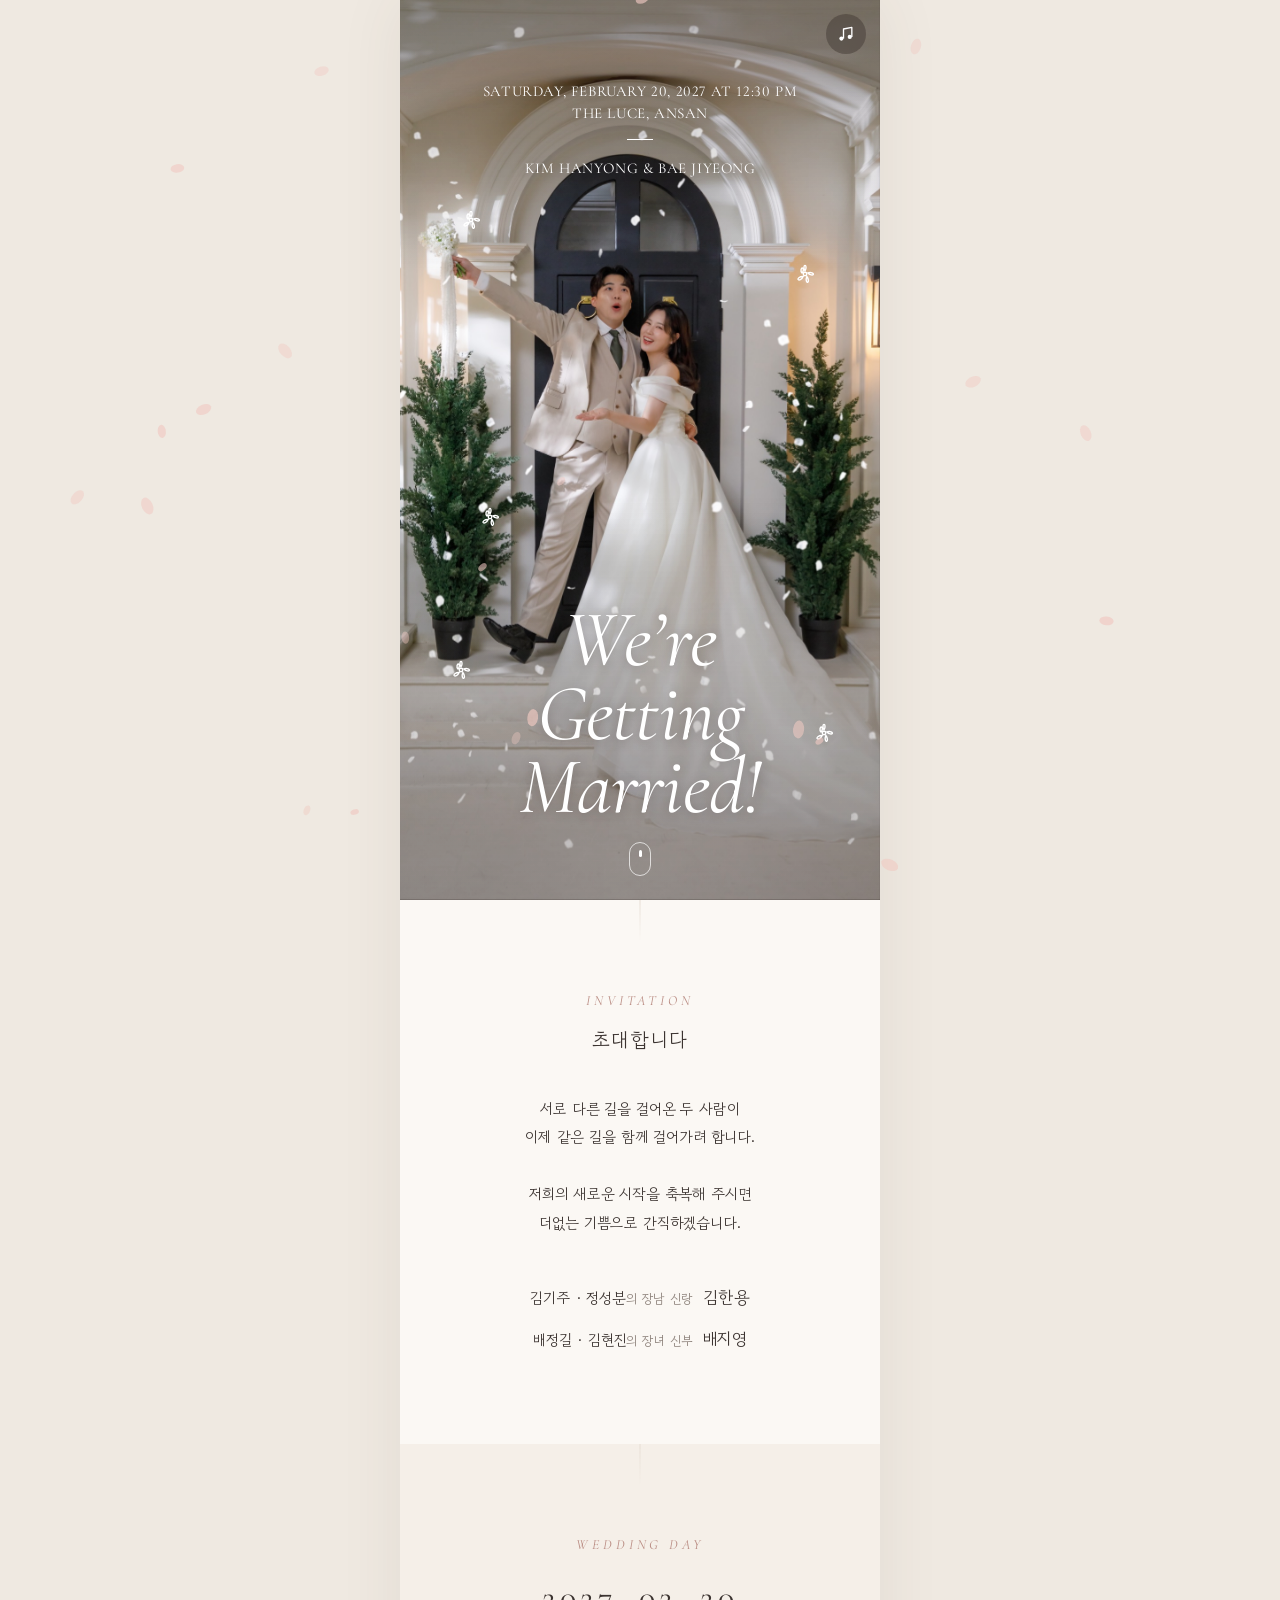
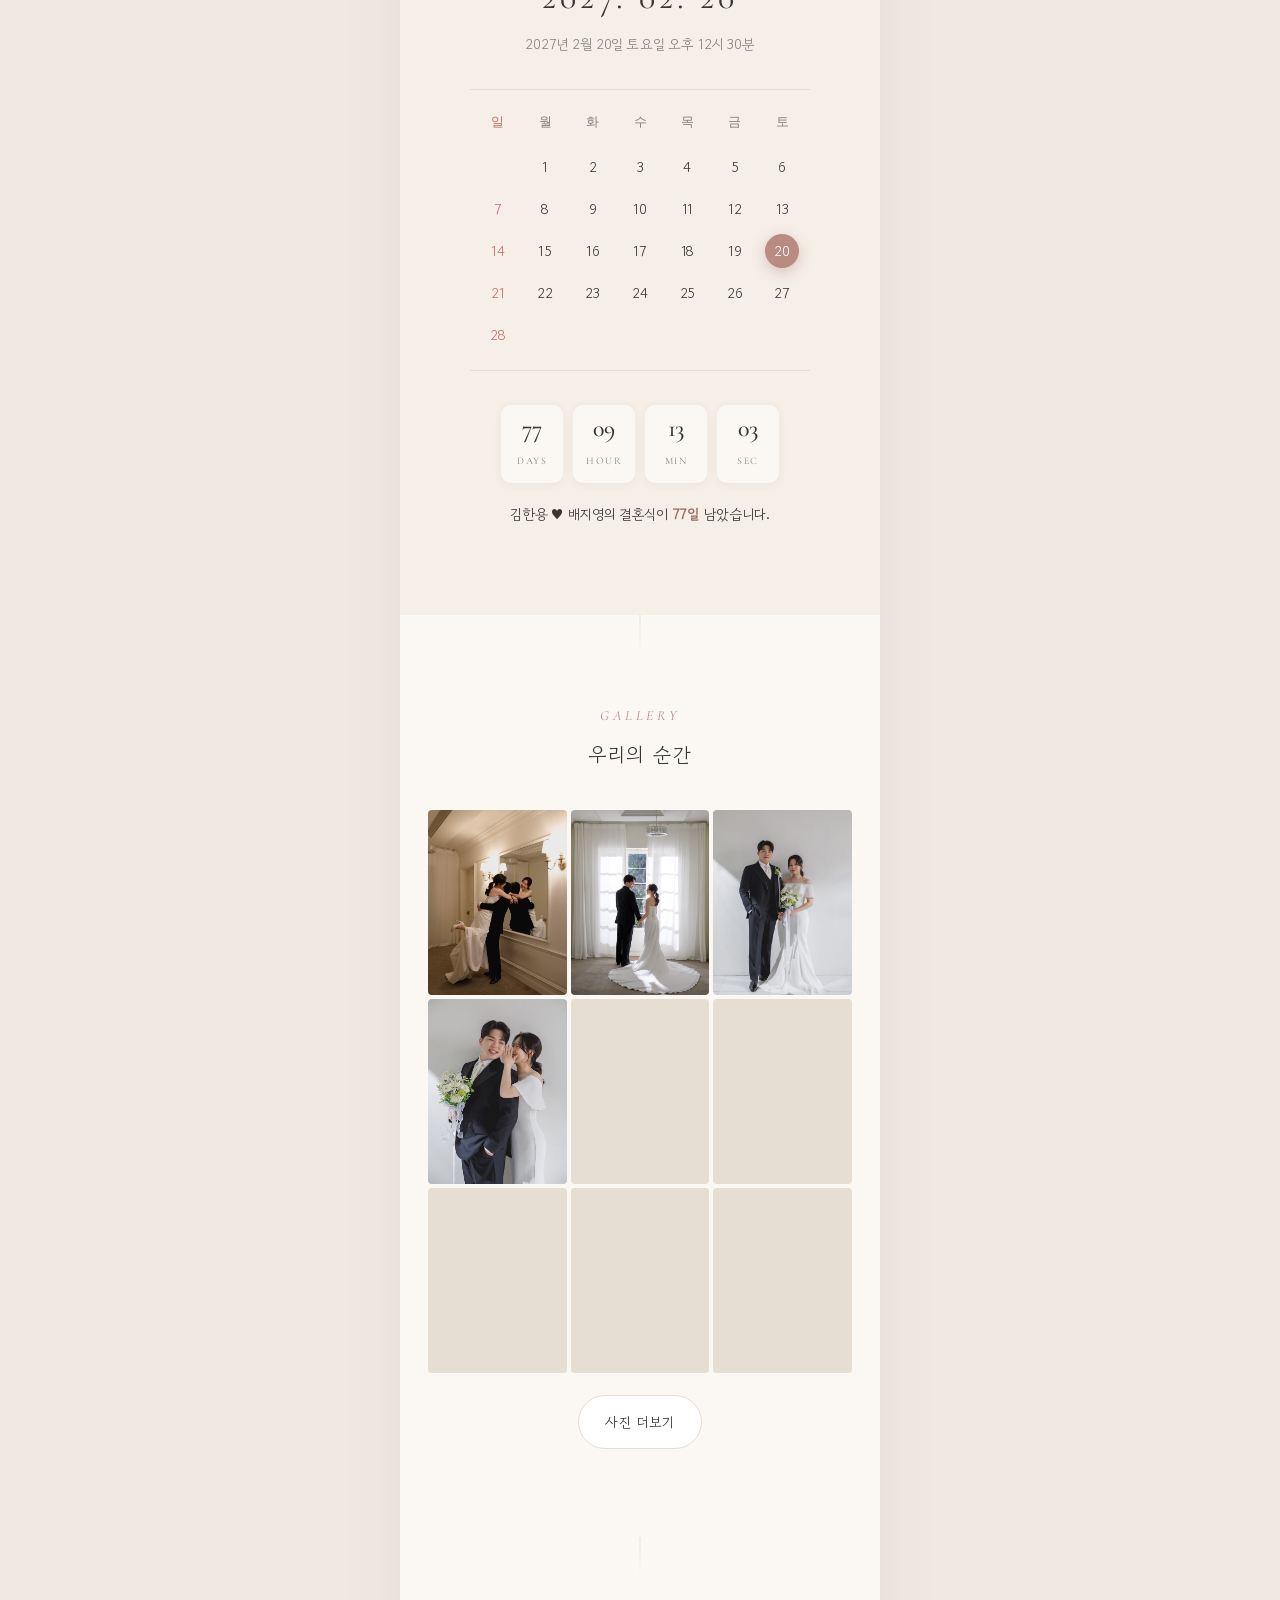
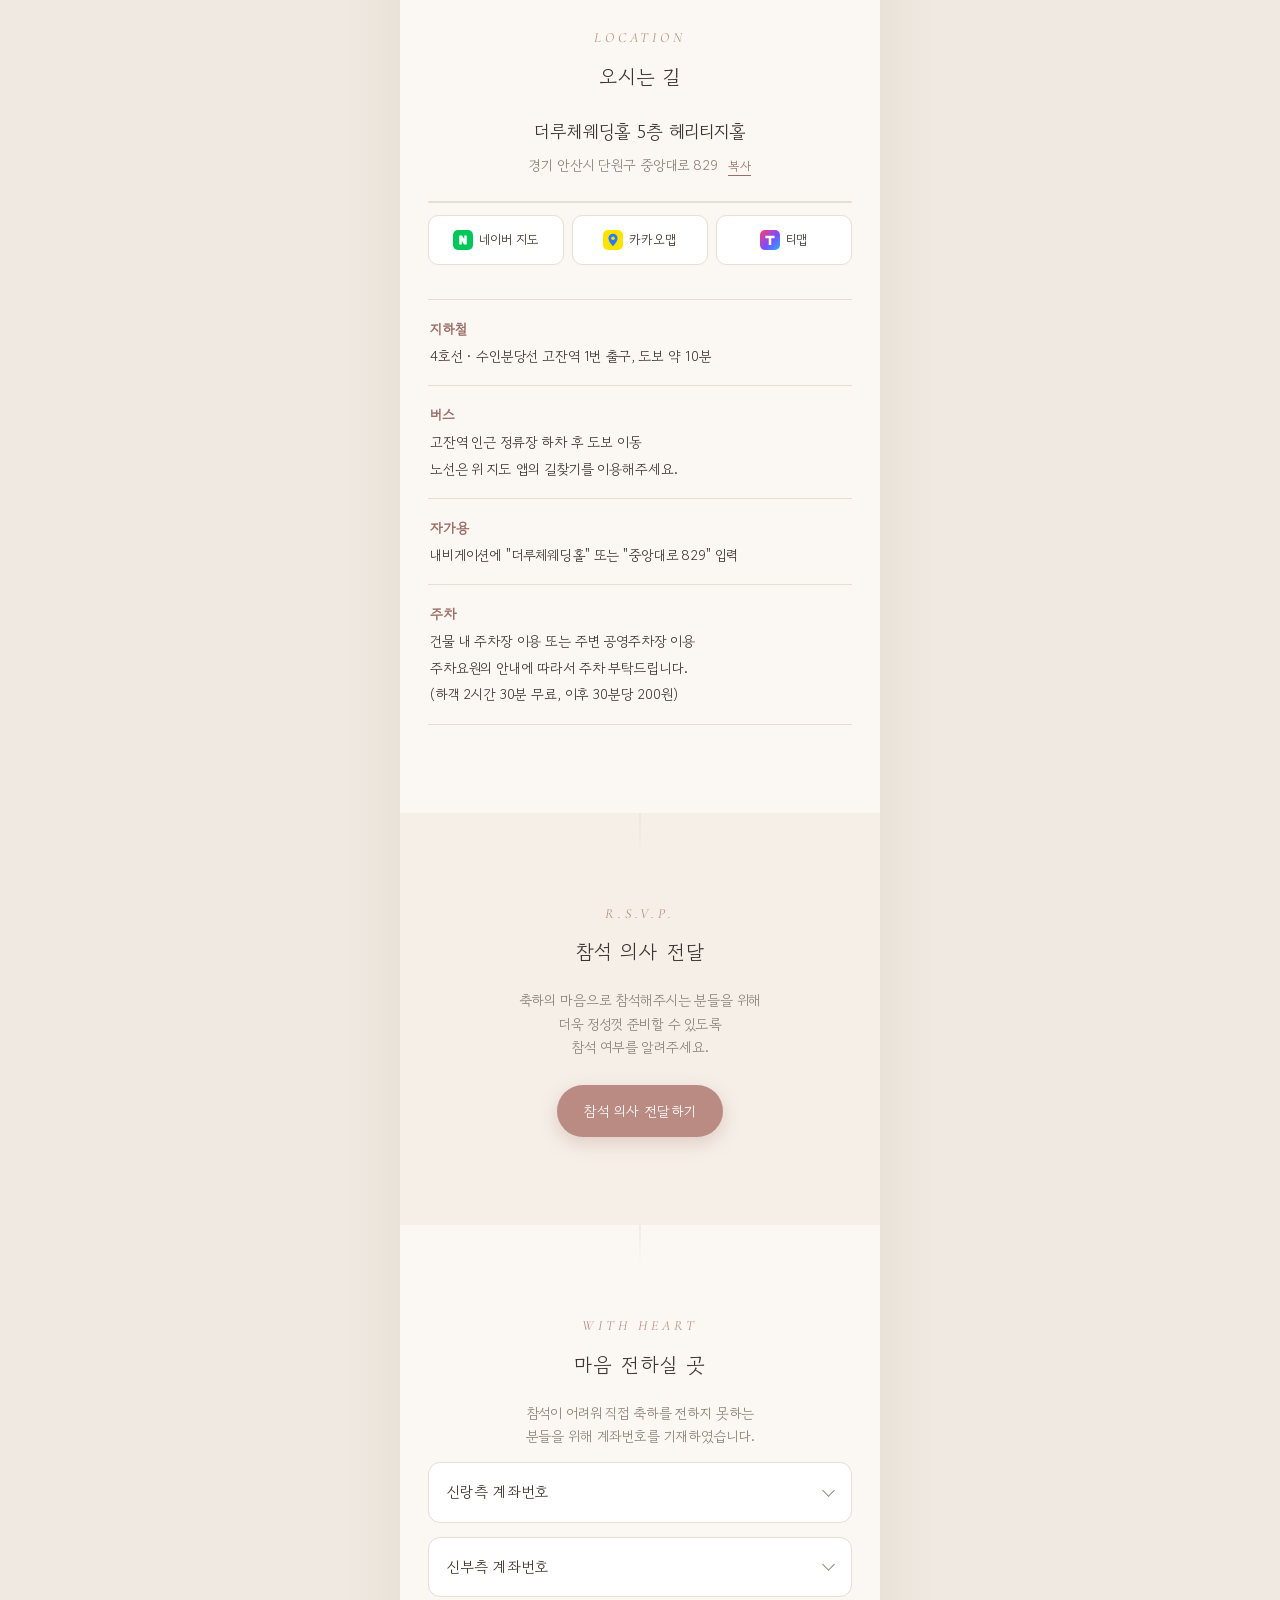
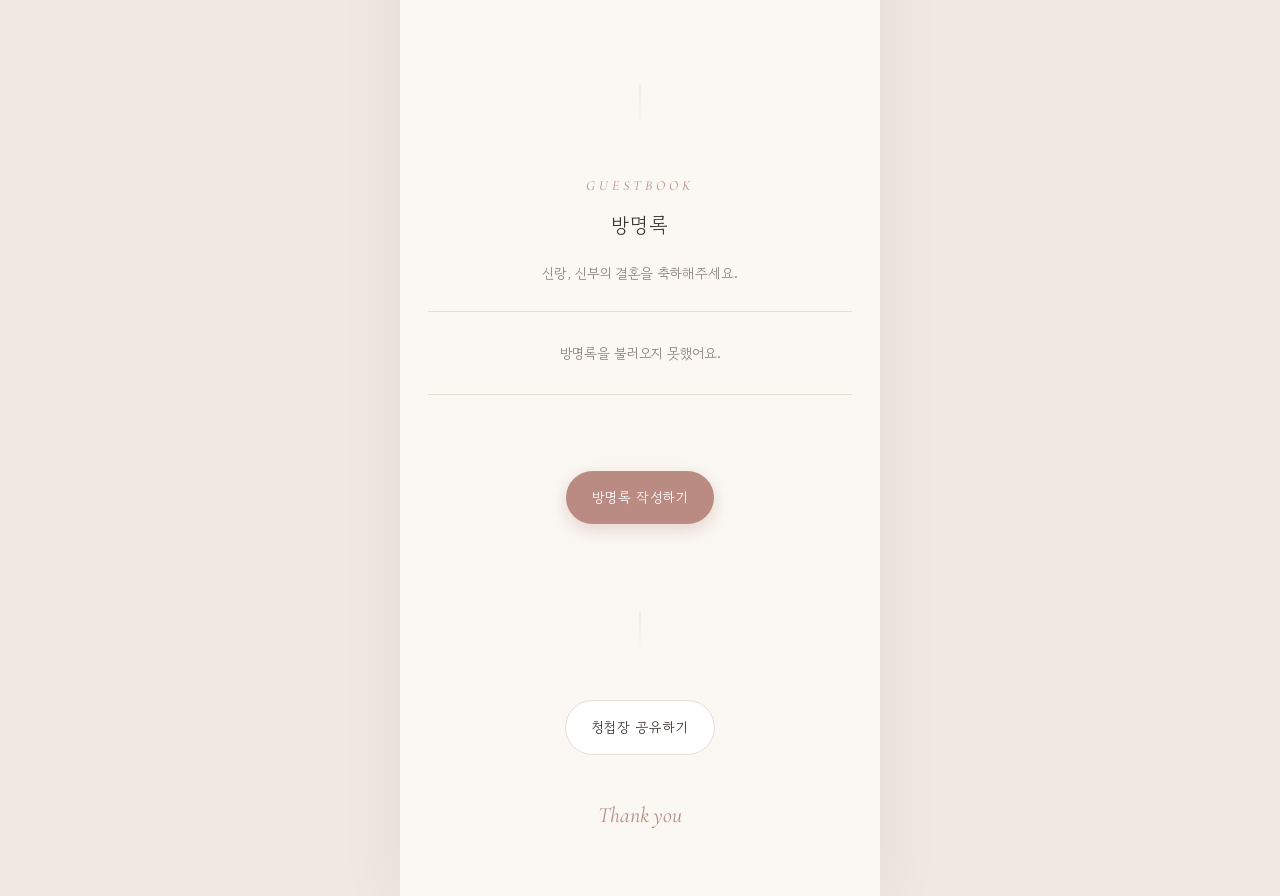
<file: index.html>
<!doctype html>
<html lang="ko">
<head>
<meta charset="utf-8">
<meta name="viewport" content="width=device-width, initial-scale=1, viewport-fit=cover">
<title>김한용 ♥ 배지영 결혼합니다</title>
<meta name="description" content="2027년 2월 20일 토요일 오후 12시 30분 · 더루체웨딩홀 5층 헤리티지홀">
<link rel="canonical" href="https://soboo.github.io/marry/">
<meta property="og:type" content="website">
<meta property="og:site_name" content="모바일 청첩장">
<meta property="og:url" content="https://soboo.github.io/marry/">
<meta property="og:title" content="김한용 ♥ 배지영 결혼합니다">
<meta property="og:description" content="2027년 2월 20일 토요일 오후 12시 30분 · 더루체웨딩홀 5층 헤리티지홀">
<meta property="og:image" content="https://soboo.github.io/marry/images/og.jpg?v=74328ac2">
<meta property="og:image:secure_url" content="https://soboo.github.io/marry/images/og.jpg?v=74328ac2">
<meta property="og:image:type" content="image/jpeg">
<meta property="og:image:width" content="1200">
<meta property="og:image:height" content="630">
<meta property="og:image:alt" content="김한용 배지영 웨딩 사진">
<meta property="og:locale" content="ko_KR">
<meta name="twitter:card" content="summary_large_image">
<meta name="twitter:image" content="https://soboo.github.io/marry/images/og.jpg?v=74328ac2">
<meta name="theme-color" content="#f7f3ee">
<link rel="preconnect" href="https://fonts.googleapis.com">
<link rel="preconnect" href="https://fonts.gstatic.com" crossorigin>
<link href="https://fonts.googleapis.com/css2?family=Gowun+Dodum&family=Cormorant+Garamond:ital,wght@0,400;0,500;1,400&display=swap" rel="stylesheet">
<link rel="stylesheet" href="style.css">
</head>
<body>
<canvas id="petals" aria-hidden="true"></canvas>
<button class="bgm" id="bgmBtn" type="button" aria-label="배경음악 켜기" aria-pressed="false" hidden>
  <svg viewBox="0 0 24 24" aria-hidden="true"><path d="M9 17.5V6l10-2v11.5" fill="none" stroke="currentColor" stroke-width="1.6" stroke-linejoin="round"/>
    <circle cx="6.5" cy="17.5" r="2.5" fill="currentColor"/><circle cx="16.5" cy="15.5" r="2.5" fill="currentColor"/>
    <path class="bgm-off" d="M4 4l16 16" stroke="currentColor" stroke-width="1.6" stroke-linecap="round"/></svg>
</button>

<main class="card">

  <!-- 커버 -->
  <section class="cover">
    <div class="cover-photo"><img id="coverImg" alt="신랑 신부 웨딩 사진"></div>
    <svg width="0" height="0" style="position:absolute" aria-hidden="true">
      <symbol id="flower" viewBox="0 0 24 24"><g fill="none" stroke="#fff" stroke-width="1.3">
        <path d="M12 9.2c-1.6-2.6-.9-5.2 0-5.2s1.6 2.6 0 5.2zM14.7 11.1c2.9-1.1 5.3.3 5 1.1-.3.9-3 1.2-5-1.1zM13.7 14.3c1.9 2.4 1.7 5.1.8 5.4-.9.3-2.2-2.1-.8-5.4zM10.3 14.3c-1.4 3.3-3.9 3.5-4.6 2.8-.6-.7.9-2.9 4.6-2.8zM9.3 11.1c-2-2.3-.6-4.7.3-4.6.9.1 1.5 2.7-.3 4.6z"/>
        <circle cx="12" cy="12" r="1.6"/></g></symbol>
    </svg>
    <div class="cover-text">
      <div class="cover-top en">
        <p data-bind="dateEn"></p>
        <p data-bind="venueEn"></p>
        <span class="cover-rule"></span>
        <p data-bind="namesEn"></p>
      </div>
      <h1 class="cover-title en">We’re<br>Getting<br>Married!</h1>
      <svg class="fl" style="left:12%;top:23%"><use href="#flower"/></svg>
      <svg class="fl" style="right:13%;top:29%"><use href="#flower"/></svg>
      <svg class="fl" style="left:16%;top:56%"><use href="#flower"/></svg>
      <svg class="fl" style="left:10%;top:73%"><use href="#flower"/></svg>
      <svg class="fl" style="right:9%;top:80%"><use href="#flower"/></svg>
    </div>
    <div class="scroll-hint" aria-hidden="true"><span></span></div>
  </section>

  <!-- 인사말 -->
  <section class="greeting reveal">
    <p class="eyebrow en">Invitation</p>
    <h2>초대합니다</h2>
    <div class="greeting-text" id="greetingText"></div>
    <div class="parents" id="parents"></div>
  </section>

  <!-- 날짜 -->
  <section class="date reveal">
    <p class="eyebrow en">Wedding Day</p>
    <p class="date-big" data-bind="dateShort"></p>
    <p class="date-sub" data-bind="dateLong"></p>
    <div class="calendar" id="calendar"></div>
    <div class="countdown" id="countdown">
      <div><b data-cd="d">0</b><span>DAYS</span></div>
      <div><b data-cd="h">0</b><span>HOUR</span></div>
      <div><b data-cd="m">0</b><span>MIN</span></div>
      <div><b data-cd="s">0</b><span>SEC</span></div>
    </div>
    <p class="dday-text" id="ddayText"></p>
  </section>

  <!-- 갤러리 -->
  <section class="gallery reveal">
    <p class="eyebrow en">Gallery</p>
    <h2>우리의 순간</h2>
    <div class="grid" id="gallery"></div>
    <button class="btn ghost" id="moreBtn">사진 더보기</button>
  </section>

  <!-- 오시는 길 -->
  <section class="location reveal">
    <p class="eyebrow en">Location</p>
    <h2>오시는 길</h2>
    <p class="venue-name" data-bind="venueName"></p>
    <p class="venue-addr"><span data-bind="address"></span>
      <button class="copy-mini" data-copy-bind="address" aria-label="주소 복사">복사</button></p>
    <!-- 카카오맵 지도 퍼가기 (map.kakao.com → 공유 → 지도 퍼가기) — 키 발급 없이 동작 -->
    <div class="map" id="map">
      <div id="daumRoughmapContainer1792408595788" class="root_daum_roughmap root_daum_roughmap_landing"></div>
    </div>
    <script charset="UTF-8" class="daum_roughmap_loader_script" src="https://t1.kakaocdn.net/kakaomapweb/roughmap/loader/prod/roughmapLoader.js"></script>
    <script charset="UTF-8">
      // 지도 폭 = 카드 폭(최대 480px) − 좌우 여백 56px
      new daum.roughmap.Lander({
        timestamp: '1792408595788',
        key: '3j7jv9tdj4a',
        mapWidth: String(Math.min(document.documentElement.clientWidth, 480) - 56),
        mapHeight: '260'
      }).render();
    </script>
    <div class="map-buttons">
      <a id="naverMap" target="_blank" rel="noopener">
        <svg class="app-ico" viewBox="0 0 24 24" aria-hidden="true"><rect width="24" height="24" rx="6" fill="#03c75a"/><path d="M7.5 6.5h3.2l2.8 4.3V6.5h3v11h-3.2l-2.8-4.3v4.3h-3z" fill="#fff"/></svg>네이버 지도</a>
      <a id="kakaoMap" target="_blank" rel="noopener">
        <svg class="app-ico" viewBox="0 0 24 24" aria-hidden="true"><rect width="24" height="24" rx="6" fill="#ffe300"/><path d="M12 4.5a5.5 5.5 0 0 0-5.5 5.5c0 4 5.5 9.5 5.5 9.5s5.5-5.5 5.5-9.5A5.5 5.5 0 0 0 12 4.5z" fill="#2a7cf6"/><circle cx="12" cy="10" r="2.1" fill="#ffe300"/></svg>카카오맵</a>
      <a id="tmap" target="_blank" rel="noopener">
        <svg class="app-ico" viewBox="0 0 24 24" aria-hidden="true"><defs><linearGradient id="tmapG" x1="0" y1="0" x2="1" y2="1"><stop offset="0" stop-color="#ff3e6c"/><stop offset=".55" stop-color="#7b4dff"/><stop offset="1" stop-color="#1fb4ff"/></linearGradient></defs><rect width="24" height="24" rx="6" fill="url(#tmapG)"/><path d="M6.5 7h11v3h-4v8h-3v-8h-4z" fill="#fff"/></svg>티맵</a>
    </div>
    <dl class="transport" id="transport"></dl>
  </section>

  <!-- 참석 여부 -->
  <section class="rsvp reveal">
    <p class="eyebrow en">R.S.V.P.</p>
    <h2>참석 의사 전달</h2>
    <p class="muted">축하의 마음으로 참석해주시는 분들을 위해<br>더욱 정성껏 준비할 수 있도록<br>참석 여부를 알려주세요.</p>
    <button class="btn solid" id="rsvpOpen">참석 의사 전달하기</button>
  </section>

  <!-- 마음 전하실 곳 -->
  <section class="accounts reveal">
    <p class="eyebrow en">With Heart</p>
    <h2>마음 전하실 곳</h2>
    <p class="muted">참석이 어려워 직접 축하를 전하지 못하는<br>분들을 위해 계좌번호를 기재하였습니다.</p>
    <div class="acc" id="accGroom"></div>
    <div class="acc" id="accBride"></div>
  </section>

  <!-- 방명록 -->
  <section class="guestbook reveal">
    <p class="eyebrow en">Guestbook</p>
    <h2>방명록</h2>
    <p class="muted">신랑, 신부의 결혼을 축하해주세요.</p>
    <ul class="gb-list" id="gbList"></ul>
    <nav class="gb-pager" id="gbPager" aria-label="방명록 페이지"></nav>
    <button class="btn solid" id="gbOpen">방명록 작성하기</button>
  </section>

  <!-- 공유 -->
  <section class="share reveal">
    <button class="btn ghost" id="shareBtn">청첩장 공유하기</button>
    <p class="thanks en">Thank you</p>
  </section>
</main>

<!-- 라이트박스 -->
<div class="lightbox" id="lightbox" hidden>
  <button class="lb-close" aria-label="닫기">×</button>
  <div class="lb-track" id="lbTrack"></div>
  <p class="lb-count" id="lbCount"></p>
  <button class="lb-nav prev" aria-label="이전">‹</button>
  <button class="lb-nav next" aria-label="다음">›</button>
</div>

<!-- RSVP 모달 -->
<div class="modal" id="rsvpModal" hidden>
  <form class="sheet" id="rsvpForm" novalidate>
    <button type="button" class="sheet-close" aria-label="닫기">×</button>
    <h3>참석 의사 전달</h3>
    <p class="muted small">신랑 신부에게 참석 여부를 알려주세요.</p>

    <fieldset class="seg">
      <legend>구분</legend>
      <label><input type="radio" name="side" value="신랑측" required><span>신랑측</span></label>
      <label><input type="radio" name="side" value="신부측"><span>신부측</span></label>
    </fieldset>

    <fieldset class="seg">
      <legend>참석 여부</legend>
      <label><input type="radio" name="attend" value="참석" required checked><span>참석할게요</span></label>
      <label><input type="radio" name="attend" value="불참"><span>어려워요</span></label>
    </fieldset>

    <label class="field"><span>성함</span>
      <input name="name" type="text" maxlength="20" placeholder="성함을 입력해주세요" required autocomplete="name"></label>

    <div class="field count-field" id="countField"><span>참석 인원 <small>(본인 포함)</small></span>
      <div class="stepper">
        <button type="button" data-step="-1" aria-label="인원 줄이기">−</button>
        <input name="count" type="number" min="1" max="10" value="1" inputmode="numeric" aria-label="참석 인원">
        <button type="button" data-step="1" aria-label="인원 늘리기">+</button>
      </div>
    </div>

    <label class="field"><span>전하실 말씀 <small>(선택)</small></span>
      <textarea name="message" rows="2" maxlength="200" placeholder="축하 메시지를 남겨주세요"></textarea></label>

    <p class="form-error" id="formError" role="alert"></p>
    <button class="btn solid wide" type="submit" id="rsvpSubmit">전달하기</button>
  </form>
</div>

<!-- 방명록 작성 모달 -->
<div class="modal" id="gbModal" hidden>
  <form class="sheet" id="gbForm" novalidate>
    <button type="button" class="sheet-close" aria-label="닫기">×</button>
    <h3>방명록 작성</h3>
    <p class="muted small">신랑, 신부에게 축하의 마음을 남겨주세요.</p>
    <label class="field"><span>이름</span>
      <input name="name" type="text" maxlength="20" placeholder="이름을 입력해주세요" required autocomplete="name"></label>
    <label class="field"><span>내용 <small id="gbCount">0 / 500</small></span>
      <textarea name="content" rows="5" maxlength="500" placeholder="축하 메시지를 남겨주세요" required></textarea></label>
    <label class="field"><span>비밀번호 <small>(글 삭제 시 필요 · 4~20자)</small></span>
      <input name="password" type="password" minlength="4" maxlength="20" placeholder="비밀번호" required autocomplete="new-password"></label>
    <p class="form-error" id="gbError" role="alert"></p>
    <button class="btn solid wide" type="submit" id="gbSubmit">등록하기</button>
  </form>
</div>

<!-- 방명록 삭제 모달 -->
<div class="modal" id="gbDelModal" hidden>
  <form class="sheet" id="gbDelForm" novalidate>
    <button type="button" class="sheet-close" aria-label="닫기">×</button>
    <h3>방명록 삭제</h3>
    <p class="muted small">작성 시 입력한 비밀번호를 입력해주세요.</p>
    <label class="field"><span>비밀번호</span>
      <input name="password" type="password" maxlength="20" placeholder="비밀번호" required autocomplete="current-password"></label>
    <p class="form-error" id="gbDelError" role="alert"></p>
    <button class="btn solid wide" type="submit" id="gbDelSubmit">삭제하기</button>
  </form>
</div>

<div class="toast" id="toast" role="status" aria-live="polite"></div>

<script src="config.js"></script>
<script src="script.js"></script>
</body>
</html>
</file>
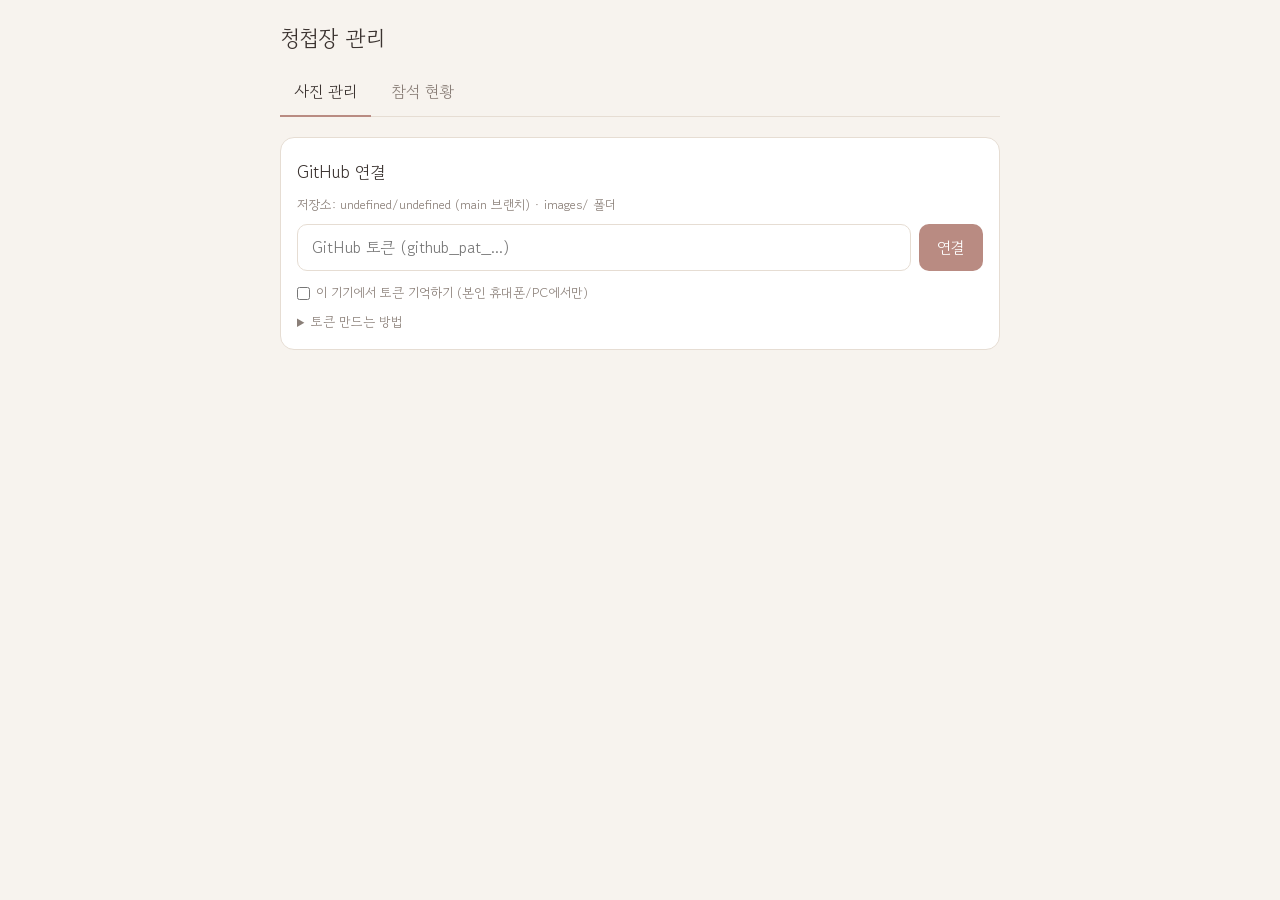
<file: admin.html>
<!doctype html>
<html lang="ko">
<head>
<meta charset="utf-8">
<meta name="viewport" content="width=device-width, initial-scale=1">
<meta name="robots" content="noindex">
<title>청첩장 관리</title>
<link href="https://fonts.googleapis.com/css2?family=Gowun+Dodum&display=swap" rel="stylesheet">
<style>
  :root{--bg:#f7f3ee;--paper:#fff;--ink:#3b3330;--muted:#8a7f78;--line:#e6ddd3;--accent:#b98b82;--deep:#9a6e66;--danger:#c0504a}
  *{box-sizing:border-box;margin:0;padding:0}
  body{background:var(--bg);color:var(--ink);font-family:'Gowun Dodum',sans-serif;padding:20px 16px 120px;word-break:keep-all;line-height:1.6}
  [hidden]{display:none!important}
  .wrap{max-width:720px;margin:0 auto}
  h1{font-weight:400;font-size:22px;margin-bottom:14px}
  h2{font-weight:400;font-size:17px;margin:4px 0 10px}
  .tabs{display:flex;gap:6px;margin-bottom:20px;border-bottom:1px solid var(--line)}
  .tabs button{background:none;color:var(--muted);border-radius:0;padding:10px 14px;border-bottom:2px solid transparent;margin-bottom:-1px}
  .tabs button.on{color:var(--ink);border-color:var(--accent)}
  .panel[hidden]{display:none}
  .row{display:flex;gap:8px;margin-bottom:12px;flex-wrap:wrap}
  input[type=password],input[type=text]{flex:1;min-width:0;font:inherit;font-size:16px;padding:10px 14px;border:1px solid var(--line);border-radius:10px;background:#fff}
  button{font:inherit;padding:10px 18px;border:0;border-radius:10px;background:var(--accent);color:#fff;cursor:pointer}
  button.ghost{background:#fff;color:var(--ink);border:1px solid var(--line)}
  button:disabled{opacity:.5;cursor:default}
  .card{background:var(--paper);border:1px solid var(--line);border-radius:14px;padding:16px;margin-bottom:16px}
  .muted{color:var(--muted);font-size:13px}
  .err{color:var(--danger);font-size:14px;margin:6px 0}
  .ok{color:#3c7a52;font-size:14px;margin:6px 0}
  label.chk{display:flex;align-items:center;gap:6px;font-size:13px;color:var(--muted)}
  details{font-size:13px;color:var(--muted);margin-top:8px}
  details ol{padding-left:18px;margin-top:6px}
  code{background:#f3ece6;padding:1px 5px;border-radius:4px}

  /* 통계 */
  .tiles{display:grid;grid-template-columns:repeat(3,1fr);gap:10px;margin-bottom:12px}
  .tile{background:var(--paper);border-radius:12px;padding:14px;border:1px solid var(--line)}
  .tile small{color:var(--muted);font-size:12px;display:block}
  .tile b{font-size:26px;font-weight:700}
  .tile span{font-size:13px;color:var(--muted)}
  table{width:100%;border-collapse:collapse;background:var(--paper);border-radius:12px;overflow:hidden;font-size:14px;margin-top:18px}
  th,td{padding:10px 8px;border-bottom:1px solid var(--line);text-align:left;vertical-align:top}
  th{background:#f3e6e3;font-weight:400;font-size:13px}
  td.n{text-align:right;white-space:nowrap}
  tr.no{color:var(--muted)}
  .msg{color:var(--muted);font-size:12px}
  @media (max-width:480px){.tiles{grid-template-columns:1fr 1fr}.tile.total{grid-column:1/-1}}

  /* 사진 관리 */
  .pgrid{display:grid;grid-template-columns:repeat(auto-fill,minmax(150px,1fr));gap:10px}
  .ph{position:relative;background:var(--paper);border:1px solid var(--line);border-radius:12px;overflow:hidden}
  .ph.cover{outline:3px solid var(--accent);outline-offset:-3px}
  .ph img{display:block;width:100%;aspect-ratio:3/4;object-fit:cover;background:#eee}
  .ph .badge{position:absolute;top:8px;left:8px;font-size:11px;padding:2px 8px;border-radius:999px;background:rgba(0,0,0,.6);color:#fff}
  .ph .badge.cv{background:var(--accent)}
  .ph .badge.new{left:auto;right:8px;background:#3c7a52}
  .ph .tools{display:grid;grid-template-columns:repeat(4,1fr);border-top:1px solid var(--line)}
  .ph .tools button{background:#fff;color:var(--ink);border-radius:0;padding:8px 0;font-size:13px}
  .ph .tools button + button{border-left:1px solid var(--line)}
  .ph .tools .del{color:var(--danger)}
  .ph .num{position:absolute;bottom:44px;right:8px;font-size:12px;color:#fff;text-shadow:0 1px 3px rgba(0,0,0,.6)}
  .savebar{position:fixed;left:0;right:0;bottom:0;background:rgba(255,255,255,.96);border-top:1px solid var(--line);padding:12px 16px calc(12px + env(safe-area-inset-bottom));
    display:flex;gap:10px;align-items:center;justify-content:center;backdrop-filter:blur(6px)}
  .savebar[hidden]{display:none}
  .savebar p{font-size:13px;color:var(--muted)}
  .progress{height:4px;background:var(--line);border-radius:2px;overflow:hidden;margin-top:8px}
  .progress i{display:block;height:100%;width:0;background:var(--accent);transition:width .2s}
</style>
</head>
<body>
<div class="wrap">
  <h1>청첩장 관리</h1>
  <div class="tabs">
    <button class="on" data-tab="photos">사진 관리</button>
    <button data-tab="rsvp">참석 현황</button>
  </div>

  <!-- ===================== 사진 관리 ===================== -->
  <section class="panel" id="tab-photos">
    <div class="card" id="authCard">
      <h2>GitHub 연결</h2>
      <p class="muted" id="repoLabel"></p>
      <div class="row" style="margin-top:8px">
        <input id="token" type="password" placeholder="GitHub 토큰 (github_pat_...)" autocomplete="off">
        <button id="connectBtn">연결</button>
      </div>
      <label class="chk"><input type="checkbox" id="remember"> 이 기기에서 토큰 기억하기 (본인 휴대폰/PC에서만)</label>
      <p class="err" id="authErr"></p>
      <details>
        <summary>토큰 만드는 방법</summary>
        <ol>
          <li>GitHub → Settings → Developer settings → Personal access tokens → <b>Fine-grained tokens</b> → Generate new token</li>
          <li>Repository access: <b>Only select repositories</b> → 청첩장 저장소 선택</li>
          <li>Permissions → Repository permissions → <b>Contents: Read and write</b></li>
          <li>만료일은 결혼식 이후로 설정 → 생성된 토큰을 위 칸에 붙여넣기</li>
        </ol>
        <p style="margin-top:6px">토큰은 저장소에 저장되지 않고 이 브라우저 안에서만 쓰입니다. 다른 사람에게 공유하지 마세요.</p>
      </details>
    </div>

    <div id="photoArea" hidden>
      <div class="row">
        <button id="addBtn">＋ 사진 추가</button>
        <button class="ghost" id="reloadBtn">새로고침</button>
        <input type="file" id="fileInput" accept="image/*" multiple hidden>
      </div>
      <p class="muted" style="margin-bottom:12px">★ 메인 = 첫 화면 사진 · ◀ ▶ 순서 변경 · 휴지통 = 삭제. 바꾼 뒤 아래 <b>저장하고 반영하기</b>를 눌러야 저장소에 올라갑니다.</p>
      <div class="pgrid" id="pgrid"></div>
    </div>
  </section>

  <!-- ===================== 참석 현황 ===================== -->
  <section class="panel" id="tab-rsvp" hidden>
    <form class="row" id="rsvpForm"><input id="key" type="password" placeholder="관리자 비밀번호" autocomplete="current-password"><button>조회</button></form>
    <p class="err" id="rsvpErr"></p>
    <div id="rsvpOut"></div>
  </section>
</div>

<div class="savebar" id="savebar" hidden>
  <div style="flex:1;max-width:420px">
    <p id="saveInfo">변경사항 있음</p>
    <div class="progress"><i id="prog"></i></div>
  </div>
  <button class="ghost" id="discardBtn">취소</button>
  <button id="saveBtn">저장하고 반영하기</button>
</div>

<script src="config.js"></script>
<script>
const $ = s => document.querySelector(s);
const esc = s => String(s ?? '').replace(/[&<>"']/g, c => ({'&':'&amp;','<':'&lt;','>':'&gt;','"':'&quot;',"'":'&#39;'}[c]));
const store = {
  get(k){ try { return localStorage.getItem(k) || sessionStorage.getItem(k); } catch { return null; } },
  set(k,v,persist){ try { (persist ? localStorage : sessionStorage).setItem(k,v); } catch {} },
  del(k){ try { localStorage.removeItem(k); sessionStorage.removeItem(k); } catch {} }
};

/* ---------- 탭 ---------- */
document.querySelectorAll('.tabs button').forEach(b => b.onclick = () => {
  document.querySelectorAll('.tabs button').forEach(x => x.classList.toggle('on', x === b));
  document.querySelectorAll('.panel').forEach(p => p.hidden = p.id !== 'tab-' + b.dataset.tab);
  $('#savebar').hidden = b.dataset.tab !== 'photos' || !dirty();
});

/* =========================================================
 *  사진 관리 — GitHub API로 images/ 폴더와 photos.json 을 직접 커밋
 * ========================================================= */
const GH = Object.assign({ branch: 'main' }, WEDDING.github || {});
const API = `https://api.github.com/repos/${GH.owner}/${GH.repo}`;
const RAW = f => `https://raw.githubusercontent.com/${GH.owner}/${GH.repo}/${GH.branch}/images/${f}`;
const MAX = 1600, QUALITY = 0.82;
$('#repoLabel').textContent = `저장소: ${GH.owner}/${GH.repo} (${GH.branch} 브랜치) · images/ 폴더`;

let token = '';
let original = null;   // 저장소의 photos.json
let items = [];        // {name, file?, blob?, url, isNew}
let coverName = '';
let removed = new Set();

async function gh(path, opt = {}) {
  const r = await fetch(path.startsWith('http') ? path : API + path, {
    ...opt,
    headers: { Authorization: `Bearer ${token}`, Accept: 'application/vnd.github+json', 'X-GitHub-Api-Version': '2022-11-28', ...(opt.body ? { 'Content-Type': 'application/json' } : {}) }
  });
  if (!r.ok) {
    let msg = ''; try { msg = (await r.json()).message; } catch {}
    const e = new Error(`${r.status} ${msg}`); e.status = r.status; throw e;
  }
  return r.status === 204 ? null : r.json();
}

const saved = store.get('gh-token');
if (saved) { $('#token').value = saved; $('#remember').checked = !!(()=>{try{return localStorage.getItem('gh-token')}catch{}})(); connect(); }
$('#connectBtn').onclick = connect;

async function connect() {
  token = $('#token').value.trim();
  $('#authErr').textContent = '';
  if (!token) return ($('#authErr').textContent = '토큰을 입력해주세요.');
  $('#connectBtn').disabled = true; $('#connectBtn').textContent = '확인 중...';
  try {
    const repo = await gh('');
    if (!repo.permissions || !repo.permissions.push) throw new Error('이 토큰에는 저장소 쓰기 권한(Contents: Read and write)이 없습니다.');
    store.del('gh-token'); store.set('gh-token', token, $('#remember').checked);
    $('#authCard').querySelector('.row').hidden = true;
    $('#authCard').querySelector('details').hidden = true;
    $('#authCard').querySelector('label.chk').outerHTML = `<p class="ok">✓ 연결됨 · <a href="#" id="logout">연결 해제</a></p>`;
    $('#logout').onclick = e => { e.preventDefault(); store.del('gh-token'); location.reload(); };
    await loadPhotos();
    $('#photoArea').hidden = false;
  } catch (e) {
    $('#authErr').textContent = e.status === 401 ? '토큰이 올바르지 않거나 만료되었습니다.'
      : e.status === 404 ? `저장소 ${GH.owner}/${GH.repo} 에 접근할 수 없습니다. 토큰의 저장소 선택을 확인해주세요.`
      : e.message;
  } finally { $('#connectBtn').disabled = false; $('#connectBtn').textContent = '연결'; }
}

async function loadPhotos() {
  const f = await gh(`/contents/images/photos.json?ref=${GH.branch}&t=${Date.now()}`);
  original = JSON.parse(new TextDecoder().decode(Uint8Array.from(atob(f.content.replace(/\n/g, '')), c => c.charCodeAt(0))));
  items.forEach(it => it.isNew && URL.revokeObjectURL(it.url));
  items = original.photos.map(name => ({ name, url: RAW(name) + `?v=${f.sha.slice(0, 7)}` }));
  coverName = original.cover || original.photos[0] || '';
  removed = new Set();
  render();
}

function dirty() {
  if (!original) return false;
  return removed.size > 0 || items.some(i => i.isNew) || coverName !== original.cover ||
    items.map(i => i.name).join() !== original.photos.join();
}

function render() {
  $('#pgrid').innerHTML = items.map((it, k) => `
    <div class="ph ${it.name === coverName ? 'cover' : ''}" data-k="${k}">
      <img src="${esc(it.url)}" alt="" loading="lazy">
      ${it.name === coverName ? '<span class="badge cv">메인</span>' : ''}
      ${it.isNew ? '<span class="badge new">새 사진</span>' : ''}
      <span class="num">${k + 1}</span>
      <div class="tools">
        <button data-act="cover" title="메인 사진으로">★</button>
        <button data-act="left" title="앞으로" ${k === 0 ? 'disabled' : ''}>◀</button>
        <button data-act="right" title="뒤로" ${k === items.length - 1 ? 'disabled' : ''}>▶</button>
        <button data-act="del" class="del" title="삭제">🗑</button>
      </div>
    </div>`).join('') || '<p class="muted">사진이 없습니다. 사진을 추가해주세요.</p>';
  const d = dirty();
  const tabOn = !$('#tab-photos').hidden;
  $('#savebar').hidden = !(d && tabOn);
  const n = items.filter(i => i.isNew).length;
  $('#saveInfo').textContent = `변경사항 있음 · 새 사진 ${n}장 · 삭제 ${removed.size}장`;
}

$('#pgrid').addEventListener('click', e => {
  const b = e.target.closest('button[data-act]'); if (!b) return;
  const k = +b.closest('.ph').dataset.k, it = items[k];
  switch (b.dataset.act) {
    case 'cover': coverName = it.name; break;
    case 'left': [items[k - 1], items[k]] = [items[k], items[k - 1]]; break;
    case 'right': [items[k + 1], items[k]] = [items[k], items[k + 1]]; break;
    case 'del':
      if (!confirm(`${k + 1}번 사진을 삭제할까요?`)) return;
      items.splice(k, 1);
      if (it.isNew) URL.revokeObjectURL(it.url); else removed.add(it.name);
      if (coverName === it.name) coverName = items[0]?.name || '';
      break;
  }
  render();
});

$('#addBtn').onclick = () => $('#fileInput').click();
$('#reloadBtn').onclick = () => { if (!dirty() || confirm('저장하지 않은 변경사항이 사라집니다. 새로고침할까요?')) loadPhotos(); };
$('#discardBtn').onclick = () => { if (confirm('변경사항을 모두 취소할까요?')) loadPhotos(); };

$('#fileInput').onchange = async e => {
  const files = [...e.target.files]; e.target.value = '';
  if (!files.length) return;
  $('#addBtn').disabled = true;
  const stamp = Date.now().toString(36);
  for (let i = 0; i < files.length; i++) {
    $('#addBtn').textContent = `사진 처리 중 ${i + 1}/${files.length}`;
    try {
      const blob = await resize(files[i]);
      items.push({ name: `p${stamp}${i}.jpg`, blob, url: URL.createObjectURL(blob), isNew: true });
    } catch (err) { alert(`${files[i].name}: 이미지를 읽을 수 없습니다.`); }
  }
  if (!coverName && items[0]) coverName = items[0].name;
  $('#addBtn').disabled = false; $('#addBtn').textContent = '＋ 사진 추가';
  render();
};

async function bitmapOf(src) {
  // 휴대폰 사진의 회전(EXIF) 정보를 반영해서 읽기
  try { return await createImageBitmap(src, { imageOrientation: 'from-image' }); }
  catch {
    const img = new Image(); img.src = URL.createObjectURL(src); await img.decode(); return img;
  }
}
function toJpeg(canvas, q) { return new Promise(r => canvas.toBlob(r, 'image/jpeg', q)); }

async function resize(file) {
  const bmp = await bitmapOf(file);
  const s = Math.min(1, MAX / Math.max(bmp.width, bmp.height));
  const c = document.createElement('canvas');
  c.width = Math.round(bmp.width * s); c.height = Math.round(bmp.height * s);
  const ctx = c.getContext('2d'); ctx.imageSmoothingQuality = 'high';
  ctx.drawImage(bmp, 0, 0, c.width, c.height);
  return toJpeg(c, QUALITY);
}

async function b64(blob) {
  const buf = new Uint8Array(await blob.arrayBuffer());
  let s = ''; for (let i = 0; i < buf.length; i += 0x8000) s += String.fromCharCode.apply(null, buf.subarray(i, i + 0x8000));
  return btoa(s);
}

$('#saveBtn').onclick = async () => {
  if (!items.length && !confirm('사진이 하나도 없습니다. 그래도 저장할까요?')) return;
  const btn = $('#saveBtn'), prog = $('#prog'), info = $('#saveInfo');
  btn.disabled = true; $('#discardBtn').disabled = true;
  const newOnes = items.filter(i => i.isNew);
  const steps = newOnes.length + 5; let done = 0;
  const step = msg => { done++; prog.style.width = `${Math.round(done / steps * 100)}%`; info.textContent = msg; };
  try {
    const ref = await gh(`/git/ref/heads/${GH.branch}`);
    const head = await gh(`/git/commits/${ref.object.sha}`);
    step('저장소 확인 완료');
    const tree = [];
    for (const it of newOnes) {
      const blob = await gh('/git/blobs', { method: 'POST', body: JSON.stringify({ content: await b64(it.blob), encoding: 'base64' }) });
      tree.push({ path: `images/${it.name}`, mode: '100644', type: 'blob', sha: blob.sha });
      step(`사진 업로드 중 ${tree.length}/${newOnes.length}`);
    }
    for (const name of removed) tree.push({ path: `images/${name}`, mode: '100644', type: 'blob', sha: null });
    const json = { cover: coverName, photos: items.map(i => i.name) };
    tree.push({ path: 'images/photos.json', mode: '100644', type: 'blob', content: JSON.stringify(json, null, 2) + '\n' });
    const newTree = await gh('/git/trees', { method: 'POST', body: JSON.stringify({ base_tree: head.tree.sha, tree }) });
    step('파일 목록 생성 완료');
    const msg = `사진 업데이트: 추가 ${newOnes.length}장, 삭제 ${removed.size}장`;
    const commit = await gh('/git/commits', { method: 'POST', body: JSON.stringify({ message: msg, tree: newTree.sha, parents: [ref.object.sha] }) });
    step('커밋 생성 완료');
    await gh(`/git/refs/heads/${GH.branch}`, { method: 'PATCH', body: JSON.stringify({ sha: commit.sha }) });
    step('완료');
    alert('저장되었습니다! 1~2분 뒤 청첩장에 반영됩니다.');
    await loadPhotos();
  } catch (e) {
    info.textContent = e.status === 422 || e.status === 409
      ? '그 사이 저장소가 바뀌었어요. 새로고침 후 다시 시도해주세요.'
      : `저장 실패: ${e.message}`;
  } finally {
    btn.disabled = false; $('#discardBtn').disabled = false; prog.style.width = '0';
  }
};

window.addEventListener('beforeunload', e => { if (dirty()) { e.preventDefault(); e.returnValue = ''; } });

/* =========================================================
 *  참석 현황 — Apps Script(doGet)에서 통계 조회
 * ========================================================= */
$('#rsvpForm').onsubmit = async e => {
  e.preventDefault();
  const err = $('#rsvpErr'), out = $('#rsvpOut');
  err.textContent = ''; out.innerHTML = '불러오는 중...';
  if (!WEDDING.rsvpEndpoint) { out.innerHTML = ''; err.textContent = 'config.js에 rsvpEndpoint가 설정되지 않았습니다.'; return; }
  try {
    const r = await fetch(`${WEDDING.rsvpEndpoint}?key=${encodeURIComponent($('#key').value)}`);
    const d = await r.json();
    if (!d.ok) throw new Error(d.error === 'unauthorized' ? '비밀번호가 틀렸습니다.' : d.error);
    const g = d.stat['신랑측'], b = d.stat['신부측'];
    const tile = (t, s, cls = '') => `<div class="tile ${cls}"><small>${t}</small><b>${s.people}</b><span>명</span><br><span>참석 ${s.yes}건 · 불참 ${s.no}건</span></div>`;
    const total = { people: g.people + b.people, yes: g.yes + b.yes, no: g.no + b.no };
    out.innerHTML = `<div class="tiles">${tile('신랑측', g)}${tile('신부측', b)}${tile('전체 예상 인원', total, 'total')}</div>
      <table><thead><tr><th>구분</th><th>성함</th><th>참석</th><th class="n">인원</th></tr></thead><tbody>
      ${d.list.map(x => `<tr class="${x.attend === '불참' ? 'no' : ''}"><td>${esc(x.side)}</td>
        <td>${esc(x.name)}${x.message ? `<div class="msg">${esc(x.message)}</div>` : ''}</td>
        <td>${esc(x.attend)}</td><td class="n">${esc(x.count)}</td></tr>`).join('') || '<tr><td colspan="4">아직 응답이 없습니다.</td></tr>'}
      </tbody></table>`;
  } catch (ex) { out.innerHTML = ''; err.textContent = ex.message || '불러오지 못했습니다.'; }
};
</script>
</body>
</html>
</file>
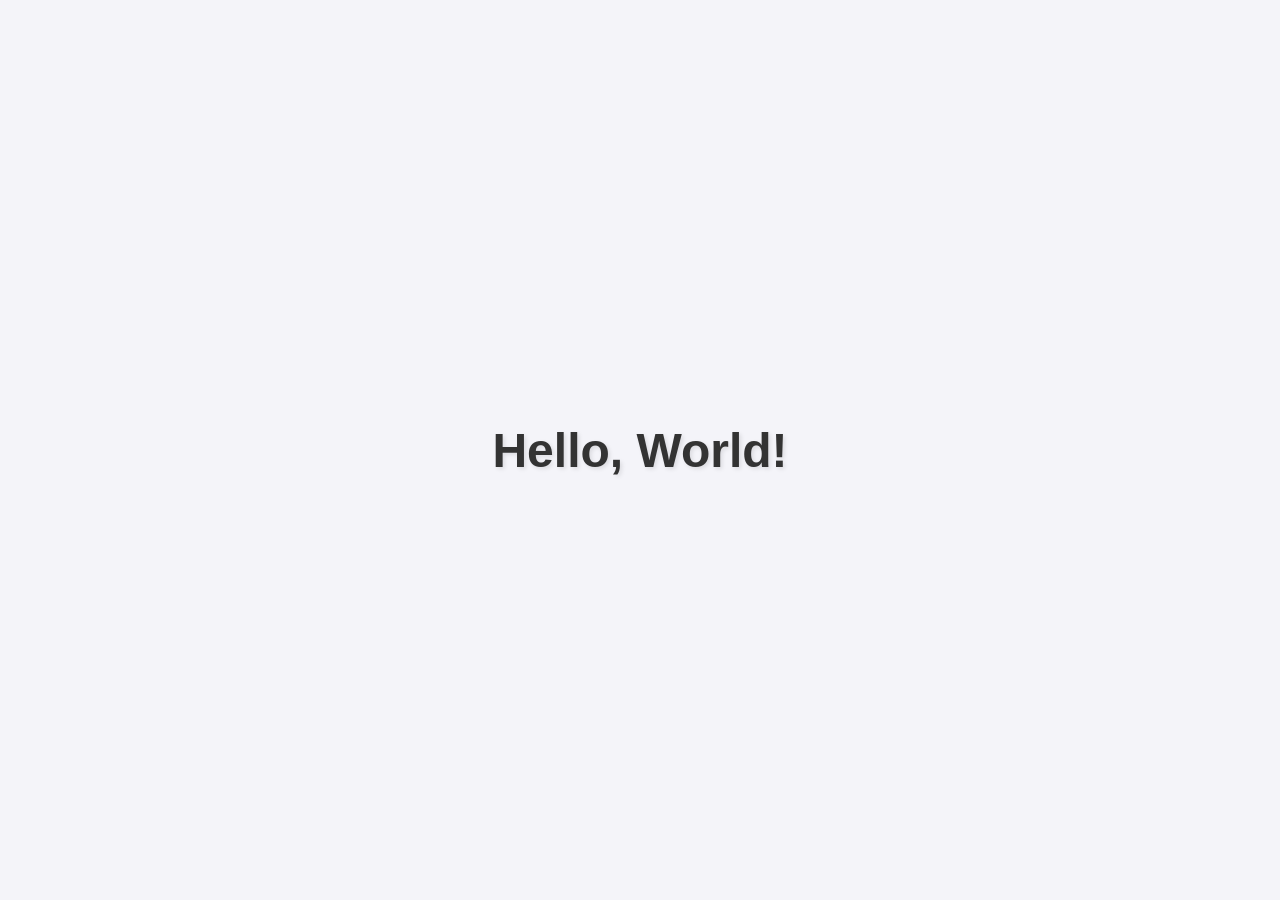
<file: test.html>
<!DOCTYPE html>
<html lang="ko">
<head>
    <meta charset="UTF-8">
    <meta name="viewport" content="width=device-width, initial-scale=1.0">
    <title>Hello World Sample</title>
    <style>
        body {
            display: flex;
            justify-content: center;
            align-items: center;
            height: 100vh;
            margin: 0;
            font-family: 'Segoe UI', Tahoma, Geneva, Verdana, sans-serif;
            background-color: #f4f4f9;
            color: #333;
        }
        h1 {
            font-size: 3rem;
            text-shadow: 2px 2px 4px rgba(0,0,0,0.1);
        }
    </style>
</head>
<body>
    <h1>Hello, World!</h1>
</body>
</html>
</file>
<file: style.css>
:root{
  --bg:#efe9e1;
  --paper:#fbf8f4;
  --ink:#3b3330;
  --muted:#8a7f78;
  --line:#e6ddd3;
  --accent:#b98b82;       /* 더스티 로즈 */
  --accent-deep:#9a6e66;
  --serif:'Gowun Dodum', Dotum, '돋움', 'Apple SD Gothic Neo', sans-serif;
  --en:'Cormorant Garamond', serif;
  --w:min(100vw, 480px);
}
*{box-sizing:border-box;margin:0;padding:0}
html{-webkit-text-size-adjust:100%;scroll-behavior:smooth}
body{
  background:var(--bg);color:var(--ink);font-family:var(--serif);
  font-size:15px;line-height:1.9;letter-spacing:-.01em;word-break:keep-all;
  overflow-x:hidden;-webkit-font-smoothing:antialiased;
}
img{display:block;max-width:100%}
button{font:inherit;color:inherit;background:none;border:0;cursor:pointer}
.en{font-family:var(--en)}

/* 배경음악 버튼 — 카드 오른쪽 위에 고정 */
.bgm{position:fixed;top:14px;right:max(14px,calc((100vw - var(--w)) / 2 + 14px));z-index:20;width:40px;height:40px;
  border-radius:50%;display:grid;place-items:center;color:#fff;background:rgba(40,30,25,.32);
  -webkit-backdrop-filter:blur(6px);backdrop-filter:blur(6px);transition:background .2s}
.bgm svg{width:20px;height:20px}
.bgm.playing svg{animation:spin 6s linear infinite}
.bgm[aria-pressed=true] .bgm-off{display:none}
@keyframes spin{to{transform:rotate(360deg)}}
#petals{position:fixed;inset:0;width:100%;height:100%;pointer-events:none;z-index:5}

/* 모바일 폭 카드, 데스크톱에선 가운데 정렬 */
.card{width:var(--w);margin:0 auto;background:var(--paper);min-height:100vh;position:relative;
  box-shadow:0 0 60px rgba(80,60,50,.08)}
@media (min-width:520px){ body{padding:0} }

section{padding:88px 28px;text-align:center;position:relative}
section + section::before{content:"";position:absolute;top:0;left:50%;width:1px;height:40px;
  background:linear-gradient(var(--line),transparent);transform:translateX(-50%)}
.eyebrow{font-size:14px;letter-spacing:.28em;text-transform:uppercase;color:var(--accent);font-style:italic}
h2{font-size:20px;font-weight:400;margin:6px 0 36px;letter-spacing:.06em}
h2 + p{margin-top:-18px}   /* 제목 바로 아래 부연설명은 한 줄 간격 */
.muted{color:var(--muted);font-size:14px;line-height:1.65}
.small{font-size:13px}

/* ---------- 커버 ---------- */
.cover{padding:0;height:100svh;min-height:600px;max-height:940px;overflow:hidden;color:#fff}
.cover-photo{position:absolute;inset:0}
.cover-photo img{width:100%;height:100%;object-fit:cover;object-position:50% 50%;
  opacity:0}
.cover-photo img.ready{animation:coverIn 1.6s ease-out forwards}
.cover-photo::after{content:"";position:absolute;inset:0;
  background:linear-gradient(180deg,rgba(30,20,15,.28) 0%,rgba(30,20,15,0) 30%,rgba(30,20,15,0) 55%,rgba(30,20,15,.3) 100%)}
@keyframes coverIn{to{opacity:1}}
.cover-text{position:absolute;inset:0;z-index:2;pointer-events:none;text-shadow:0 1px 12px rgba(40,25,20,.28)}
.cover-top{position:absolute;top:9%;left:0;right:0;font-size:15px;line-height:1.45;letter-spacing:.04em;text-transform:uppercase;font-variant-numeric:lining-nums}
.cover-rule{display:block;width:26px;height:1px;background:#fff;margin:14px auto 18px}
.cover-title{position:absolute;left:0;right:0;bottom:76px;font-weight:400;font-style:italic;
  font-size:clamp(56px,17vw,80px);line-height:.92;letter-spacing:-.01em}
.fl{position:absolute;width:26px;height:26px;opacity:.9}
.cover-top,.cover-title,.fl{opacity:0;animation:rise 1.2s ease-out forwards, float 6s ease-in-out infinite}
.cover-top{animation-delay:1.1s,2.3s}
.cover-title{animation-delay:1.4s,2.6s}
.fl{animation-delay:1.8s,3s}
.fl:nth-of-type(even){animation-delay:2s,4.5s}
@keyframes rise{from{opacity:0;transform:translateY(12px)}to{opacity:1;transform:none}}
@keyframes float{0%,100%{transform:none}50%{transform:translateY(-5px)}}
.cover{background:#2a211d}
.scroll-hint{opacity:0;animation:coverIn 1s ease 2.2s forwards;position:absolute;bottom:24px;left:50%;transform:translateX(-50%);z-index:2;
  width:22px;height:34px;border:1px solid rgba(255,255,255,.7);border-radius:12px}
.scroll-hint span{position:absolute;top:7px;left:50%;width:3px;height:7px;margin-left:-1.5px;
  background:#fff;border-radius:2px;animation:wheel 1.8s infinite}
@keyframes wheel{0%{opacity:0;transform:translateY(0)}30%{opacity:1}100%{opacity:0;transform:translateY(12px)}}

/* ---------- 등장 애니메이션 ---------- */
.reveal > *{opacity:0;transform:translateY(24px);transition:opacity .9s ease,transform .9s cubic-bezier(.2,.7,.2,1)}
.reveal.in > *{opacity:1;transform:none}
.reveal.in > :nth-child(2){transition-delay:.08s}
.reveal.in > :nth-child(3){transition-delay:.16s}
.reveal.in > :nth-child(4){transition-delay:.24s}
.reveal.in > :nth-child(5){transition-delay:.32s}
.reveal.in > :nth-child(n+6){transition-delay:.4s}
@media (prefers-reduced-motion:reduce){
  .reveal > *{opacity:1;transform:none;transition:none}
  .cover-photo img,.scroll-hint,.cover-top,.cover-title,.fl{animation:none;opacity:1}
  #petals{display:none}
}

/* ---------- 인사말 ---------- */
.greeting-text p{min-height:1.9em;font-size:15px}
.parents{margin-top:44px;display:grid;gap:10px;font-size:15px}
.parents .row{display:flex;justify-content:center;align-items:baseline;gap:6px}
.parents .row small{color:var(--muted);font-size:13px}
.parents .row b{font-weight:400;font-size:17px;margin-left:4px}

/* ---------- 날짜 ---------- */
.date{background:#f5efe8}
.date-big{font-family:var(--en);font-size:34px;letter-spacing:.12em;margin:8px 0 0}
.date-sub{color:var(--muted);font-size:14px;margin-bottom:32px}
.calendar{border-top:1px solid var(--line);border-bottom:1px solid var(--line);padding:18px 4px;
  display:grid;grid-template-columns:repeat(7,1fr);row-gap:8px;font-size:14px;max-width:340px;margin:0 auto}
.calendar .dow{font-family:var(--en);font-size:13px;color:var(--muted);padding-bottom:6px}
.calendar .sun{color:#c2706a}
.calendar span{height:34px;display:flex;align-items:center;justify-content:center}
.calendar .on{background:var(--accent);color:#fff;border-radius:50%;width:34px;margin:0 auto;
  box-shadow:0 4px 14px rgba(185,139,130,.45);animation:pulse 2.4s ease-in-out infinite}
@keyframes pulse{50%{box-shadow:0 4px 22px rgba(185,139,130,.75)}}
.countdown{display:flex;justify-content:center;gap:10px;margin:34px 0 18px}
.countdown div{width:62px;padding:10px 0;background:var(--paper);border-radius:10px;
  box-shadow:0 2px 10px rgba(80,60,50,.06)}
.countdown b{display:block;font-family:var(--en);font-size:24px;font-weight:500;line-height:1.2}
.countdown span{font-family:var(--en);font-size:10px;letter-spacing:.15em;color:var(--muted)}
.dday-text{font-size:14px}
.dday-text em{font-style:normal;color:var(--accent-deep);font-weight:700}

/* ---------- 갤러리 ---------- */
.grid{display:grid;grid-template-columns:repeat(3,1fr);gap:4px}
.grid button{aspect-ratio:3/4;overflow:hidden;border-radius:4px;background:var(--line);position:relative}
.grid img{width:100%;height:100%;object-fit:cover;transition:transform .6s ease,opacity .6s;opacity:0}
.grid img.loaded{opacity:1}
.grid button:hover img{transform:scale(1.06)}
.grid button.hide{display:none}
.grid button.pop{animation:pop .5s ease both}
@keyframes pop{from{opacity:0;transform:scale(.94)}}
#moreBtn{margin-top:22px}

/* 라이트박스 */
.lightbox{position:fixed;inset:0;z-index:50;background:rgba(15,12,10,.98);touch-action:pan-y;
  display:flex;align-items:center;justify-content:center;animation:fade .3s ease}
.lightbox[hidden]{display:none}
@keyframes fade{from{opacity:0}}
.lb-track{display:flex;width:100%;height:100%;transition:transform .35s cubic-bezier(.2,.7,.2,1);will-change:transform}
.lb-track figure{flex:0 0 100%;display:flex;align-items:center;justify-content:center;padding:56px 0}
.lb-track img{max-width:100%;max-height:100%;object-fit:contain;user-select:none;-webkit-user-drag:none}
.lb-close{position:absolute;top:10px;right:14px;color:#fff;font-size:34px;z-index:2;width:44px;height:44px}
.lb-count{position:absolute;top:18px;left:0;right:0;text-align:center;color:#ddd;font-family:var(--en);letter-spacing:.2em;pointer-events:none}
.lb-nav{position:absolute;top:50%;transform:translateY(-50%);color:#fff;font-size:42px;width:48px;height:80px;opacity:.7}
.lb-nav.prev{left:4px}.lb-nav.next{right:4px}
@media (hover:none){.lb-nav{display:none}}

/* ---------- 오시는 길 ---------- */
.venue-name{font-size:18px}
.venue-addr{color:var(--muted);font-size:14px;margin-top:4px}
.copy-mini{font-size:12px;color:var(--accent-deep);border-bottom:1px solid currentColor;margin-left:6px;line-height:1.4}
.map{margin-top:22px;border-radius:12px;overflow:hidden;border:1px solid var(--line);background:#f1ece6}
.map .root_daum_roughmap{width:100% !important;border:0 !important}
.map .root_daum_roughmap .wrap_map{height:260px}
.map-buttons{display:grid;grid-template-columns:repeat(3,1fr);gap:8px;margin:12px 0 34px}
.app-ico{width:20px;height:20px;flex:none}
.map-buttons a{display:flex;align-items:center;justify-content:center;gap:6px;padding:12px 4px;
  border:1px solid var(--line);border-radius:10px;font-size:13px;color:var(--ink);text-decoration:none;
  background:#fff;transition:transform .15s, box-shadow .15s}
.map-buttons a:active{transform:scale(.97)}
.transport{text-align:left;border-top:1px solid var(--line)}
.transport > div{padding:16px 2px;border-bottom:1px solid var(--line)}
.transport dt{font-weight:700;font-size:14px;color:var(--accent-deep)}
.transport dd{font-size:14px;color:var(--ink)}

/* ---------- 버튼 ---------- */
.btn{display:inline-flex;align-items:center;justify-content:center;padding:13px 26px;border-radius:999px;
  font-size:14px;letter-spacing:.04em;transition:transform .15s,background .2s,box-shadow .2s}
.btn:active{transform:scale(.97)}
.btn.solid{background:var(--accent);color:#fff;box-shadow:0 6px 18px rgba(185,139,130,.35)}
.btn.solid:hover{background:var(--accent-deep)}
.btn.ghost{border:1px solid var(--line);background:#fff}
.btn.wide{width:100%}
.btn[disabled]{opacity:.6;pointer-events:none}
.rsvp{background:#f5efe8}
.rsvp .btn{margin-top:26px}

/* ---------- 계좌 ---------- */
.acc{margin-top:14px;text-align:left;border:1px solid var(--line);border-radius:12px;background:#fff;overflow:hidden}
.acc-head{width:100%;display:flex;justify-content:space-between;align-items:center;padding:15px 18px;font-size:15px}
.acc-head::after{content:"";width:8px;height:8px;border-right:1.5px solid var(--muted);border-bottom:1.5px solid var(--muted);
  transform:rotate(45deg);transition:transform .3s;margin-top:-4px}
.acc.open .acc-head::after{transform:rotate(-135deg);margin-top:4px}
.acc-body{display:grid;grid-template-rows:0fr;transition:grid-template-rows .35s ease}
.acc.open .acc-body{grid-template-rows:1fr}
.acc-body > div{overflow:hidden}
.acc-item{display:flex;justify-content:space-between;align-items:center;gap:10px;padding:14px 18px;border-top:1px solid var(--line);font-size:14px}
.acc-item p{line-height:1.6}
.acc-item small{color:var(--muted);font-size:12px;display:block}
.acc-item button{flex:none;font-size:12px;padding:6px 12px;border:1px solid var(--line);border-radius:999px}

/* ---------- 공유/푸터 ---------- */
.share{padding-bottom:60px}
.thanks{margin-top:40px;font-size:22px;font-style:italic;color:var(--accent)}

/* ---------- 모달 ---------- */
.modal{position:fixed;inset:0;z-index:60;background:rgba(30,20,15,.45);display:flex;align-items:flex-end;justify-content:center;
  animation:fade .25s ease}
.modal[hidden]{display:none}
.sheet{width:var(--w);max-height:92vh;overflow:auto;background:var(--paper);border-radius:20px 20px 0 0;
  padding:30px 24px calc(24px + env(safe-area-inset-bottom));position:relative;animation:up .35s cubic-bezier(.2,.7,.2,1)}
@keyframes up{from{transform:translateY(100%)}}
@media (min-width:520px){ .modal{align-items:center} .sheet{border-radius:20px;width:420px} }
.sheet h3{font-weight:400;font-size:19px;text-align:center}
.sheet .muted{text-align:center;margin-bottom:18px}
.sheet-close{position:absolute;top:10px;right:14px;font-size:28px;width:40px;height:40px;color:var(--muted)}
.seg{border:0;display:grid;grid-template-columns:1fr 1fr;gap:8px;margin-bottom:16px}
.seg legend{font-size:13px;color:var(--muted);margin-bottom:6px}
.seg input{position:absolute;opacity:0;pointer-events:none}
.seg span{display:block;text-align:center;padding:11px;border:1px solid var(--line);border-radius:10px;background:#fff;
  font-size:14px;transition:all .2s}
.seg input:checked + span{background:var(--accent);border-color:var(--accent);color:#fff}
.seg input:focus-visible + span{outline:2px solid var(--accent-deep);outline-offset:2px}
.field{display:block;margin-bottom:16px}
.field > span{display:block;font-size:13px;color:var(--muted);margin-bottom:6px}
.field input[type=text],.field input[type=password],.field textarea{width:100%;font:inherit;font-size:16px;padding:11px 14px;border:1px solid var(--line);
  border-radius:10px;background:#fff;color:var(--ink);resize:none}
.field input:focus,.field textarea:focus{outline:none;border-color:var(--accent)}
.count-field{transition:opacity .25s}
.count-field.off{opacity:.35;pointer-events:none}
.stepper{display:flex;align-items:center;border:1px solid var(--line);border-radius:10px;background:#fff;width:150px}
.stepper button{width:46px;height:44px;font-size:20px;color:var(--accent-deep)}
.stepper input{flex:1;width:100%;text-align:center;border:0;font:inherit;font-size:16px;background:none;color:var(--ink);-moz-appearance:textfield}
.stepper input::-webkit-inner-spin-button{-webkit-appearance:none}
.form-error{color:#c0504a;font-size:13px;min-height:1.4em;text-align:center}

/* 토스트 */
.toast{position:fixed;left:50%;bottom:40px;transform:translate(-50%,20px);background:rgba(40,32,28,.9);color:#fff;
  padding:11px 20px;border-radius:999px;font-size:14px;opacity:0;pointer-events:none;transition:all .3s;z-index:80;white-space:nowrap}
.toast.show{opacity:1;transform:translate(-50%,0)}

/* ---------- 방명록 ---------- */
.gb-list{list-style:none;margin:26px 0 0;padding:0;text-align:left;border-top:1px solid var(--line)}
.gb-item{padding:16px 2px;border-bottom:1px solid var(--line)}
.gb-item header{display:flex;align-items:baseline;gap:8px}
.gb-item b{font-weight:400;font-size:15px}
.gb-item time{color:var(--muted);font-size:12px}
.gb-del{margin-left:auto;font-size:12px;color:var(--muted);padding:2px 4px}
.gb-item p{margin-top:6px;font-size:14px;white-space:pre-wrap;word-break:break-word}
.gb-empty{padding:28px 0;text-align:center;color:var(--muted);font-size:14px;border-bottom:1px solid var(--line)}
.gb-pager{display:flex;justify-content:center;gap:4px;margin:18px 0 26px;min-height:32px}
.gb-pager button{min-width:32px;height:32px;border-radius:8px;font-size:13px;color:var(--muted)}
.gb-pager button.on{background:var(--accent);color:#fff}
.gb-pager button[disabled]{opacity:.35;pointer-events:none}
#gbCount{float:right}
</file>
